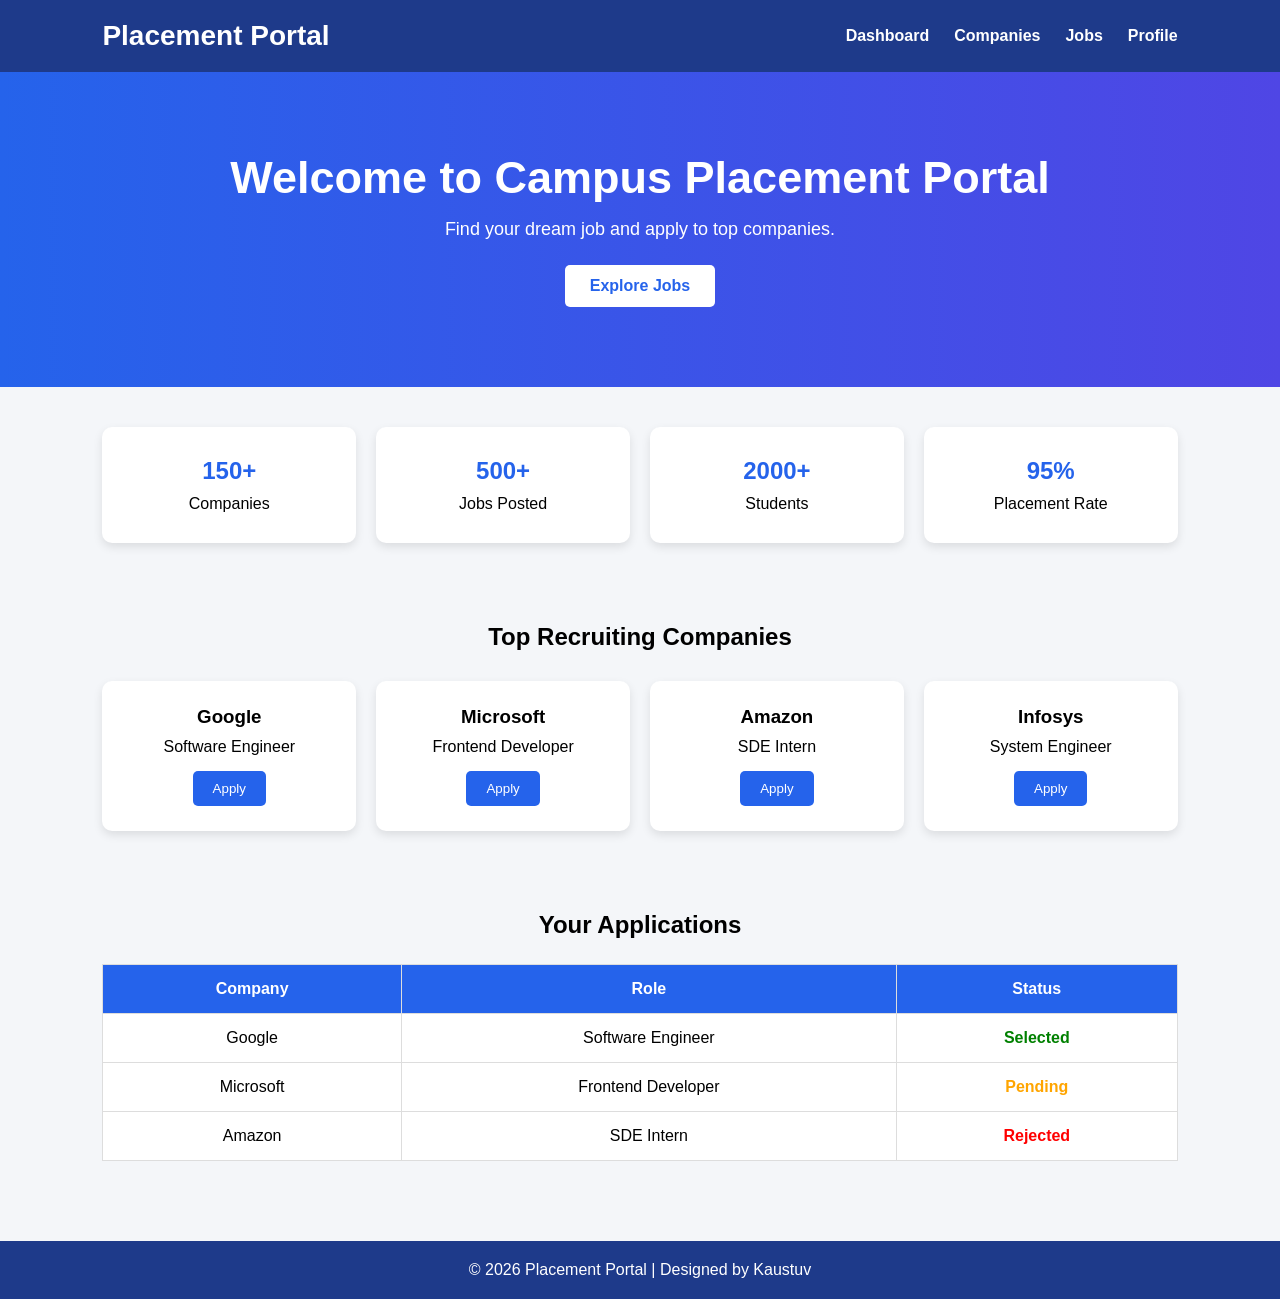
<file: PlacementHub UI/index.html>
<!DOCTYPE html>
<html lang="en">
<head>
    <meta charset="UTF-8">
    <meta name="viewport" content="width=device-width, initial-scale=1.0">
    <title>Placement Portal</title>
    <link rel="stylesheet" href="style.css">
</head>
<body>

    <header>
        <div class="logo">Placement Portal</div>
        <nav>
            <ul>
                <li><a href="#">Dashboard</a></li>
                <li><a href="#">Companies</a></li>
                <li><a href="#">Jobs</a></li>
                <li><a href="#">Profile</a></li>
            </ul>
        </nav>
    </header>

    <section class="hero">
        <h1>Welcome to Campus Placement Portal</h1>
        <p>Find your dream job and apply to top companies.</p>
        <button>Explore Jobs</button>
    </section>

    <section class="stats">
        <div class="card">
            <h2>150+</h2>
            <p>Companies</p>
        </div>

        <div class="card">
            <h2>500+</h2>
            <p>Jobs Posted</p>
        </div>

        <div class="card">
            <h2>2000+</h2>
            <p>Students</p>
        </div>

        <div class="card">
            <h2>95%</h2>
            <p>Placement Rate</p>
        </div>
    </section>

    <section class="companies">
        <h2>Top Recruiting Companies</h2>

        <div class="company-container">

            <div class="company-card">
                <h3>Google</h3>
                <p>Software Engineer</p>
                <button>Apply</button>
            </div>

            <div class="company-card">
                <h3>Microsoft</h3>
                <p>Frontend Developer</p>
                <button>Apply</button>
            </div>

            <div class="company-card">
                <h3>Amazon</h3>
                <p>SDE Intern</p>
                <button>Apply</button>
            </div>

            <div class="company-card">
                <h3>Infosys</h3>
                <p>System Engineer</p>
                <button>Apply</button>
            </div>

        </div>
    </section>

    <section class="applications">
        <h2>Your Applications</h2>

        <table>
            <tr>
                <th>Company</th>
                <th>Role</th>
                <th>Status</th>
            </tr>

            <tr>
                <td>Google</td>
                <td>Software Engineer</td>
                <td class="selected">Selected</td>
            </tr>

            <tr>
                <td>Microsoft</td>
                <td>Frontend Developer</td>
                <td class="pending">Pending</td>
            </tr>

            <tr>
                <td>Amazon</td>
                <td>SDE Intern</td>
                <td class="rejected">Rejected</td>
            </tr>
        </table>
    </section>

    <footer>
        <p>© 2026 Placement Portal | Designed by Kaustuv</p>
    </footer>

</body>
</html>
</file>
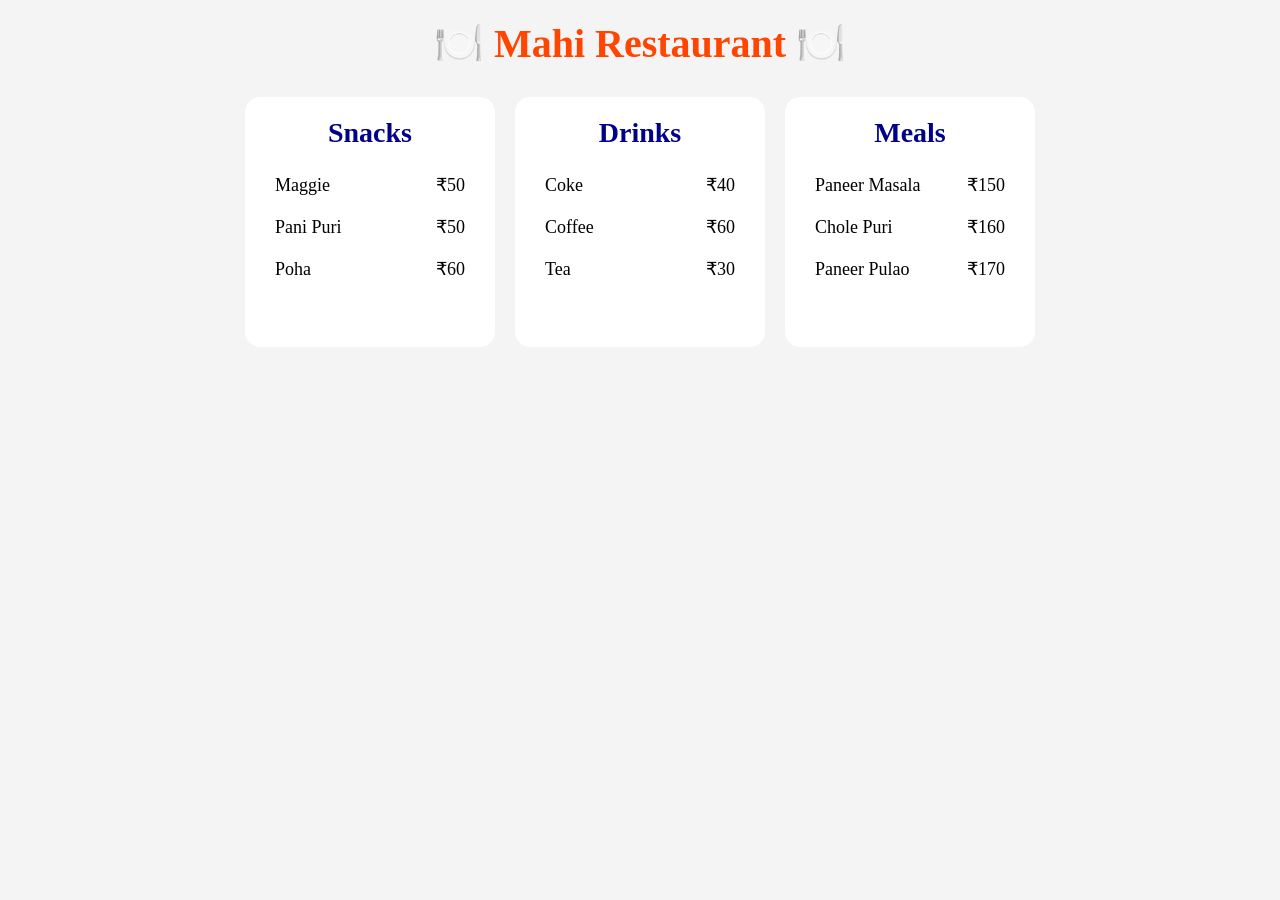
<file: Resturant/index.html>
<!DOCTYPE html>
<html lang="en">
<head>
    <meta charset="UTF-8">
    <meta name="viewport" content="width=device-width, initial-scale=1.0">
    <title>Mahi Restaurant</title>
    <link rel="stylesheet" href="style.css">
</head>
<body>

    <h1 class="title">🍽️ Mahi Restaurant 🍽️</h1>

    <div class="container">

        <div class="menu-box">
            <h2>Snacks</h2>

            <div class="item">
                <span>Maggie</span>
                <span>₹50</span>
            </div>

            <div class="item">
                <span>Pani Puri</span>
                <span>₹50</span>
            </div>

            <div class="item">
                <span>Poha</span>
                <span>₹60</span>
            </div>
        </div>

        <div class="menu-box">
            <h2>Drinks</h2>

            <div class="item">
                <span>Coke</span>
                <span>₹40</span>
            </div>

            <div class="item">
                <span>Coffee</span>
                <span>₹60</span>
            </div>

            <div class="item">
                <span>Tea</span>
                <span>₹30</span>
            </div>
        </div>

        <div class="menu-box">
            <h2>Meals</h2>

            <div class="item">
                <span>Paneer Masala</span>
                <span>₹150</span>
            </div>

            <div class="item">
                <span>Chole Puri</span>
                <span>₹160</span>
            </div>

            <div class="item">
                <span>Paneer Pulao</span>
                <span>₹170</span>
            </div>
        </div>

    </div>

</body>
</html>
</file>
<file: PlacementHub UI/style.css>
*{
    margin:0;
    padding:0;
    box-sizing:border-box;
    font-family:Arial, sans-serif;
}

body{
    background:#f4f6f9;
}

header{
    background:#1e3a8a;
    color:white;
    display:flex;
    justify-content:space-between;
    align-items:center;
    padding:20px 8%;
}

.logo{
    font-size:28px;
    font-weight:bold;
}

nav ul{
    display:flex;
    list-style:none;
}

nav ul li{
    margin-left:25px;
}

nav ul li a{
    text-decoration:none;
    color:white;
    font-weight:bold;
}

.hero{
    text-align:center;
    padding:80px 20px;
    background:linear-gradient(to right,#2563eb,#4f46e5);
    color:white;
}

.hero h1{
    font-size:45px;
    margin-bottom:15px;
}

.hero p{
    font-size:18px;
    margin-bottom:25px;
}

.hero button{
    padding:12px 25px;
    border:none;
    border-radius:5px;
    background:white;
    color:#2563eb;
    font-size:16px;
    cursor:pointer;
    font-weight:bold;
}

.stats{
    display:grid;
    grid-template-columns:repeat(auto-fit,minmax(200px,1fr));
    gap:20px;
    padding:40px 8%;
}

.card{
    background:white;
    padding:30px;
    text-align:center;
    border-radius:10px;
    box-shadow:0 4px 10px rgba(0,0,0,0.1);
}

.card h2{
    color:#2563eb;
    margin-bottom:10px;
}

.companies{
    padding:40px 8%;
}

.companies h2{
    text-align:center;
    margin-bottom:30px;
}

.company-container{
    display:grid;
    grid-template-columns:repeat(auto-fit,minmax(250px,1fr));
    gap:20px;
}

.company-card{
    background:white;
    padding:25px;
    border-radius:10px;
    text-align:center;
    box-shadow:0 4px 10px rgba(0,0,0,0.1);
}

.company-card h3{
    margin-bottom:10px;
}

.company-card p{
    margin-bottom:15px;
}

.company-card button{
    padding:10px 20px;
    border:none;
    background:#2563eb;
    color:white;
    border-radius:5px;
    cursor:pointer;
}

.applications{
    padding:40px 8%;
}

.applications h2{
    text-align:center;
    margin-bottom:25px;
}

table{
    width:100%;
    border-collapse:collapse;
    background:white;
}

th,td{
    padding:15px;
    border:1px solid #ddd;
    text-align:center;
}

th{
    background:#2563eb;
    color:white;
}

.selected{
    color:green;
    font-weight:bold;
}

.pending{
    color:orange;
    font-weight:bold;
}

.rejected{
    color:red;
    font-weight:bold;
}

footer{
    background:#1e3a8a;
    color:white;
    text-align:center;
    padding:20px;
    margin-top:40px;
}

@media(max-width:768px){
    header{
        flex-direction:column;
    }

    nav ul{
        margin-top:15px;
    }

    .hero h1{
        font-size:32px;
    }
}
</file>
<file: Resturant/style.css>
*{
    margin:0;
    padding:0;
    box-sizing:border-box;
}

body{
    background-color:#f4f4f4;
}

.title{
    text-align:center;
    font-size:40px;
    color:orangered;
    margin-top:20px;
    margin-bottom:30px;
}

.container{
    display:flex;
    justify-content:center;
    align-items:center;
    margin-left:20px;
    margin-right:20px;
    gap:20px;
}

.menu-box{
    height:250px;
    width:250px;
    background-color:white;
    padding:20px;
    border-radius:15px;
}

.menu-box h2{
    text-align:center;
    font-size:28px;
    color:darkblue;
    margin-bottom:15px;
}

.item{
    display:flex;
    justify-content:space-between;
    align-items:center;
    padding:10px;
    font-size:18px;
    color:black;
}

.price{
    color:green;
}
</file>
